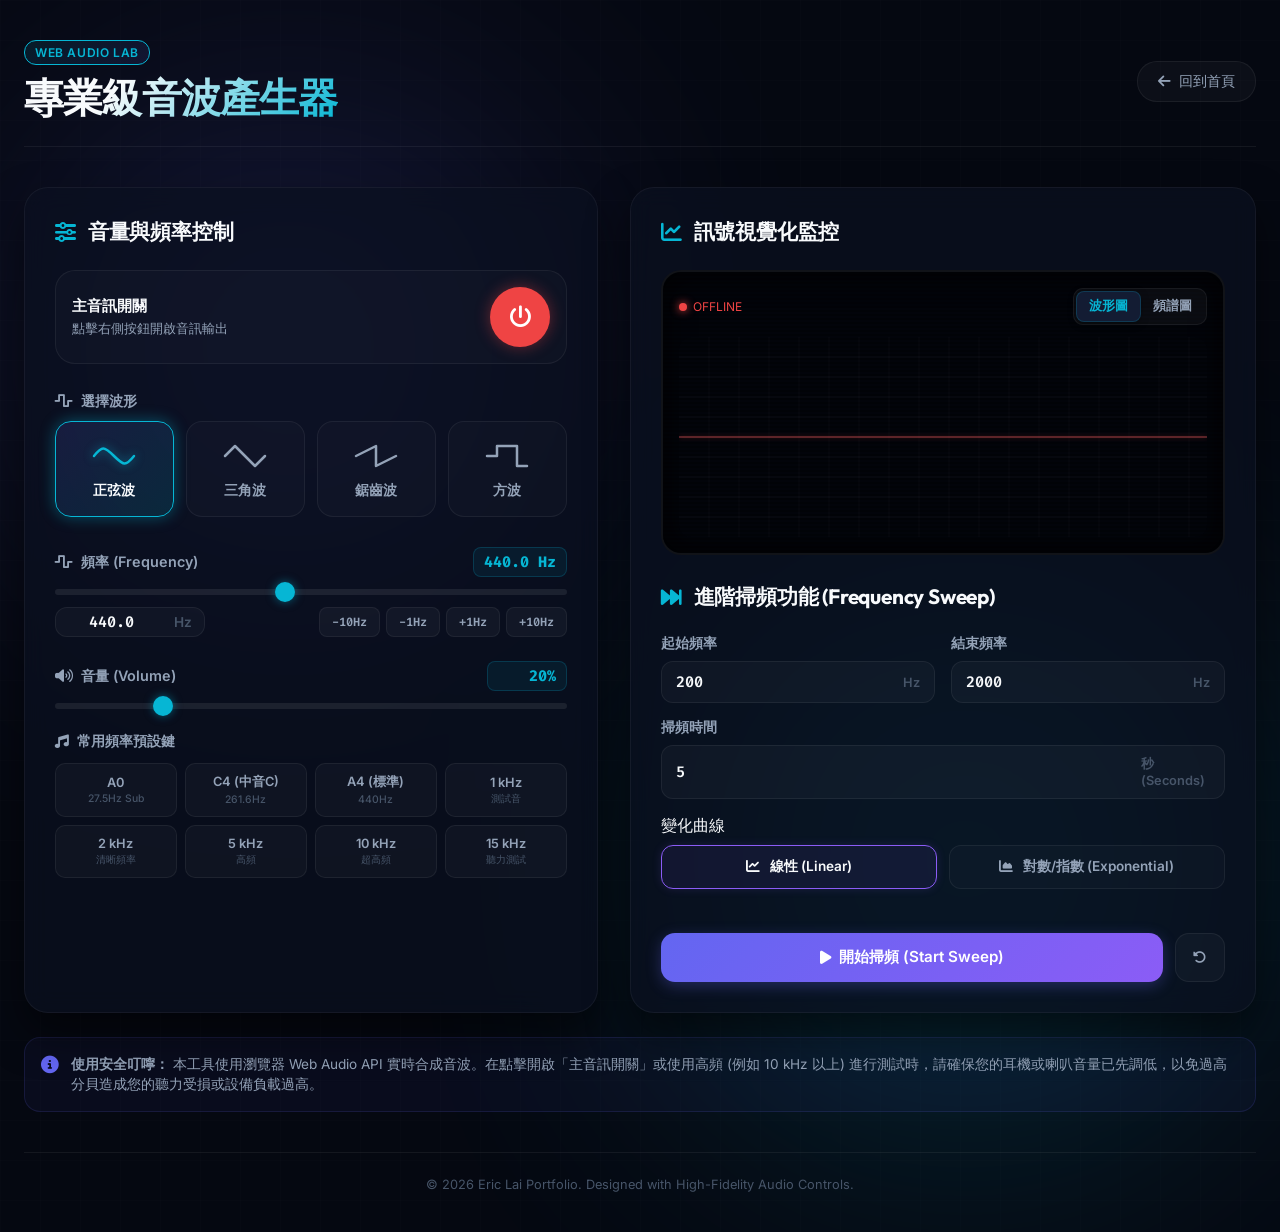
<file: wave.html>
<!DOCTYPE html>
<html lang="zh-TW">
<head>
    <meta charset="UTF-8">
    <meta name="viewport" content="width=device-width, initial-scale=1.0">
    <title>專業級音波產生器 | Waveform Generator</title>
    
    <!-- Google Fonts -->
    <link rel="preconnect" href="https://fonts.googleapis.com">
    <link rel="preconnect" href="https://fonts.gstatic.com" crossorigin>
    <link href="https://fonts.googleapis.com/css2?family=Fira+Code:wght@400;500;700&family=Inter:wght@300;400;500;600;700&family=Outfit:wght@400;500;600;700;850&display=swap" rel="stylesheet">
    
    <!-- FontAwesome for Premium Icons -->
    <link rel="stylesheet" href="https://cdnjs.cloudflare.com/ajax/libs/font-awesome/6.4.0/css/all.min.css">

    <style>
        /* --- CSS Custom Variables & Design Tokens --- */
        :root {
            --bg-primary: #050811;
            --bg-secondary: #0b1120;
            --bg-tertiary: #131c33;
            
            --text-primary: #f8fafc;
            --text-secondary: #94a3b8;
            --text-muted: #475569;
            
            --accent-primary: #6366f1; /* Indigo */
            --accent-primary-rgb: 99, 102, 241;
            --accent-secondary: #06b6d4; /* Cyan */
            --accent-secondary-rgb: 6, 182, 212;
            --accent-tertiary: #8b5cf6; /* Violet */
            --accent-tertiary-rgb: 139, 92, 246;
            
            --border-color: rgba(255, 255, 255, 0.06);
            --border-hover: rgba(255, 255, 255, 0.12);
            
            --glass-bg: rgba(11, 17, 32, 0.7);
            --glass-border: rgba(255, 255, 255, 0.05);
            --glass-shadow: rgba(0, 0, 0, 0.5);
            
            --transition-fast: 0.15s cubic-bezier(0.4, 0, 0.2, 1);
            --transition-normal: 0.3s cubic-bezier(0.4, 0, 0.2, 1);
            --transition-slow: 0.5s cubic-bezier(0.4, 0, 0.2, 1);
            
            --glow-cyan: 0 0 15px rgba(6, 182, 212, 0.4);
            --glow-indigo: 0 0 15px rgba(99, 102, 241, 0.4);
            --glow-violet: 0 0 15px rgba(139, 92, 246, 0.4);
        }

        /* --- Global Reset & Styles --- */
        * {
            margin: 0;
            padding: 0;
            box-sizing: border-box;
            font-family: 'Inter', sans-serif;
            -webkit-font-smoothing: antialiased;
        }

        body {
            background-color: var(--bg-primary);
            color: var(--text-primary);
            min-height: 100vh;
            overflow-x: hidden;
            position: relative;
        }

        /* --- Ambient Background Glows & Grid --- */
        .ambient-grid {
            position: absolute;
            inset: 0;
            background-image: 
                linear-gradient(var(--border-color) 1px, transparent 1px),
                linear-gradient(90deg, var(--border-color) 1px, transparent 1px);
            background-size: 40px 40px;
            opacity: 0.15;
            z-index: 0;
            pointer-events: none;
        }

        .glow-blob {
            position: absolute;
            border-radius: 50%;
            filter: blur(140px);
            z-index: 0;
            pointer-events: none;
            opacity: 0.25;
        }

        .glow-1 {
            top: 10%;
            left: 5%;
            width: 450px;
            height: 450px;
            background-color: var(--accent-primary);
        }

        .glow-2 {
            bottom: 10%;
            right: 5%;
            width: 500px;
            height: 500px;
            background-color: var(--accent-secondary);
        }

        /* --- Main Layout Container --- */
        .app-container {
            position: relative;
            z-index: 1;
            max-width: 1300px;
            margin: 0 auto;
            padding: 40px 24px;
        }

        /* --- Header Styles --- */
        header {
            display: flex;
            justify-content: space-between;
            align-items: center;
            margin-bottom: 40px;
            border-bottom: 1px solid var(--border-color);
            padding-bottom: 24px;
        }

        .header-title-container {
            display: flex;
            flex-direction: column;
        }

        .badge {
            background: linear-gradient(135deg, rgba(6, 182, 212, 0.1) 0%, rgba(99, 102, 241, 0.1) 100%);
            border: 1px solid var(--accent-secondary);
            color: var(--accent-secondary);
            font-size: 0.75rem;
            padding: 4px 10px;
            border-radius: 12px;
            width: fit-content;
            font-weight: 600;
            letter-spacing: 0.05em;
            margin-bottom: 8px;
            text-transform: uppercase;
        }

        h1 {
            font-family: 'Outfit', sans-serif;
            font-size: 2.5rem;
            font-weight: 850;
            line-height: 1.2;
            letter-spacing: -0.02em;
        }

        .gradient-text {
            background: linear-gradient(135deg, var(--text-primary) 30%, var(--accent-secondary) 100%);
            -webkit-background-clip: text;
            -webkit-text-fill-color: transparent;
            background-clip: text;
        }

        .back-btn {
            display: inline-flex;
            align-items: center;
            gap: 8px;
            padding: 10px 20px;
            background: rgba(255, 255, 255, 0.03);
            border: 1px solid var(--border-color);
            border-radius: 20px;
            color: var(--text-secondary);
            font-size: 0.9rem;
            font-weight: 500;
            cursor: pointer;
            text-decoration: none;
            transition: all var(--transition-fast);
        }

        .back-btn:hover {
            color: var(--text-primary);
            border-color: var(--accent-secondary);
            background: rgba(6, 182, 212, 0.05);
            box-shadow: 0 0 15px rgba(6, 182, 212, 0.15);
            transform: translateX(-3px);
        }

        /* --- Main Content Grid --- */
        .generator-grid {
            display: grid;
            grid-template-columns: 1.1fr 1.2fr;
            gap: 32px;
        }

        @media (max-width: 1024px) {
            .generator-grid {
                grid-template-columns: 1fr;
            }
        }

        /* --- Premium Glassmorphic Cards --- */
        .glass-card {
            background: var(--glass-bg);
            border: 1px solid var(--glass-border);
            border-radius: 24px;
            padding: 30px;
            backdrop-filter: blur(12px);
            -webkit-backdrop-filter: blur(12px);
            box-shadow: 0 20px 40px var(--glass-shadow);
            transition: border-color var(--transition-normal);
        }

        .glass-card:hover {
            border-color: rgba(255, 255, 255, 0.08);
        }

        .card-title {
            font-family: 'Outfit', sans-serif;
            font-size: 1.3rem;
            font-weight: 700;
            margin-bottom: 24px;
            display: flex;
            align-items: center;
            gap: 12px;
            color: var(--text-primary);
            letter-spacing: -0.01em;
        }

        .card-title i {
            color: var(--accent-secondary);
        }

        /* --- Main Play/Mute Section --- */
        .power-wrapper {
            display: flex;
            align-items: center;
            justify-content: space-between;
            margin-bottom: 28px;
            padding: 16px;
            background: rgba(255, 255, 255, 0.02);
            border: 1px solid var(--border-color);
            border-radius: 20px;
        }

        .power-info {
            display: flex;
            flex-direction: column;
            gap: 4px;
        }

        .power-label {
            font-size: 0.95rem;
            font-weight: 600;
            color: var(--text-primary);
        }

        .power-sub {
            font-size: 0.8rem;
            color: var(--text-secondary);
        }

        .power-btn {
            width: 60px;
            height: 60px;
            border-radius: 50%;
            border: none;
            background: #ef4444; /* Red default */
            color: white;
            font-size: 1.4rem;
            display: flex;
            align-items: center;
            justify-content: center;
            cursor: pointer;
            box-shadow: 0 0 15px rgba(239, 68, 68, 0.4);
            transition: all var(--transition-normal);
            position: relative;
        }

        .power-btn.active {
            background: #10b981; /* Green active */
            box-shadow: 0 0 25px rgba(16, 185, 129, 0.6);
            transform: scale(1.05);
        }

        .power-btn::after {
            content: '';
            position: absolute;
            inset: -4px;
            border-radius: 50%;
            border: 2px solid transparent;
            transition: all var(--transition-normal);
        }

        .power-btn.active::after {
            border-color: #10b981;
            animation: pulse-ring 2s infinite;
        }

        @keyframes pulse-ring {
            0% { transform: scale(1); opacity: 0.8; }
            70% { transform: scale(1.2); opacity: 0; }
            100% { transform: scale(1); opacity: 0; }
        }

        /* --- Waveform Selector Cards --- */
        .wave-selector {
            display: grid;
            grid-template-columns: repeat(4, 1fr);
            gap: 12px;
            margin-bottom: 30px;
        }

        .wave-card {
            background: rgba(255, 255, 255, 0.02);
            border: 1px solid var(--border-color);
            border-radius: 16px;
            padding: 16px 10px;
            display: flex;
            flex-direction: column;
            align-items: center;
            justify-content: center;
            cursor: pointer;
            transition: all var(--transition-normal);
            user-select: none;
        }

        .wave-card:hover {
            background: rgba(255, 255, 255, 0.05);
            border-color: rgba(255, 255, 255, 0.15);
            transform: translateY(-2px);
        }

        .wave-card.active {
            background: linear-gradient(135deg, rgba(99, 102, 241, 0.15) 0%, rgba(6, 182, 212, 0.15) 100%);
            border-color: var(--accent-secondary);
            box-shadow: var(--glow-cyan);
        }

        .wave-icon-wrapper {
            height: 36px;
            margin-bottom: 8px;
            display: flex;
            align-items: center;
            justify-content: center;
        }

        .wave-card svg {
            width: 44px;
            height: 24px;
            fill: none;
            stroke: var(--text-secondary);
            stroke-width: 2.5;
            stroke-linecap: round;
            stroke-linejoin: round;
            transition: all var(--transition-normal);
        }

        .wave-card.active svg {
            stroke: var(--accent-secondary);
            filter: drop-shadow(0 0 5px rgba(6, 182, 212, 0.6));
            animation: bounce-wave 2s infinite ease-in-out;
        }

        .wave-label {
            font-size: 0.85rem;
            font-weight: 600;
            color: var(--text-secondary);
            transition: color var(--transition-normal);
        }

        .wave-card.active .wave-label {
            color: var(--text-primary);
        }

        @keyframes bounce-wave {
            0%, 100% { transform: translateY(0); }
            50% { transform: translateY(-2px); }
        }

        /* --- Audio Controls Styles (Sliders & Inputs) --- */
        .control-group {
            margin-bottom: 24px;
        }

        .control-header {
            display: flex;
            justify-content: space-between;
            align-items: center;
            margin-bottom: 12px;
        }

        .control-label {
            font-size: 0.9rem;
            font-weight: 600;
            color: var(--text-secondary);
            display: flex;
            align-items: center;
            gap: 8px;
        }

        .control-value-display {
            font-family: 'Fira Code', monospace;
            font-size: 0.95rem;
            font-weight: 700;
            color: var(--accent-secondary);
            background: rgba(6, 182, 212, 0.08);
            padding: 4px 10px;
            border-radius: 8px;
            border: 1px solid rgba(6, 182, 212, 0.2);
            text-align: right;
            min-width: 80px;
        }

        .slider-wrapper {
            position: relative;
            display: flex;
            align-items: center;
            gap: 16px;
        }

        /* Customized Glowing Range Sliders */
        input[type="range"] {
            -webkit-appearance: none;
            appearance: none;
            width: 100%;
            height: 6px;
            background: rgba(255, 255, 255, 0.08);
            border-radius: 3px;
            outline: none;
            transition: background var(--transition-fast);
        }

        input[type="range"]::-webkit-slider-thumb {
            -webkit-appearance: none;
            appearance: none;
            width: 20px;
            height: 20px;
            border-radius: 50%;
            background: var(--accent-secondary);
            box-shadow: 0 0 10px rgba(6, 182, 212, 0.5);
            cursor: pointer;
            transition: transform 0.1s ease, background 0.1s ease;
        }

        input[type="range"]::-webkit-slider-thumb:hover {
            transform: scale(1.2);
            background: var(--text-primary);
        }

        .freq-actions-container {
            display: grid;
            grid-template-columns: 1fr auto;
            gap: 16px;
            margin-top: 12px;
            align-items: center;
        }

        .number-input-wrapper {
            display: flex;
            align-items: center;
            background: rgba(255, 255, 255, 0.03);
            border: 1px solid var(--border-color);
            border-radius: 12px;
            padding: 4px 12px;
            max-width: 150px;
        }

        .number-input-wrapper input {
            background: transparent;
            border: none;
            color: var(--text-primary);
            font-family: 'Fira Code', monospace;
            font-size: 0.95rem;
            font-weight: 600;
            width: 100%;
            outline: none;
            text-align: center;
        }

        .number-input-wrapper span {
            color: var(--text-muted);
            font-size: 0.85rem;
            font-weight: 600;
            margin-left: 4px;
        }

        .fine-tune-buttons {
            display: flex;
            gap: 6px;
        }

        .tune-btn {
            background: rgba(255, 255, 255, 0.04);
            border: 1px solid var(--border-color);
            color: var(--text-secondary);
            padding: 6px 12px;
            border-radius: 8px;
            font-size: 0.75rem;
            font-weight: 600;
            cursor: pointer;
            font-family: 'Fira Code', monospace;
            transition: all var(--transition-fast);
        }

        .tune-btn:hover {
            background: rgba(255, 255, 255, 0.08);
            color: var(--text-primary);
            border-color: var(--text-secondary);
        }

        /* --- Quick Presets Panel --- */
        .presets-title {
            font-size: 0.85rem;
            font-weight: 600;
            color: var(--text-secondary);
            margin-top: 24px;
            margin-bottom: 12px;
            display: flex;
            align-items: center;
            gap: 8px;
        }

        .presets-grid {
            display: grid;
            grid-template-columns: repeat(4, 1fr);
            gap: 8px;
        }

        .preset-btn {
            background: rgba(255, 255, 255, 0.03);
            border: 1px solid var(--border-color);
            color: var(--text-secondary);
            padding: 10px 4px;
            border-radius: 10px;
            font-size: 0.8rem;
            font-weight: 600;
            cursor: pointer;
            text-align: center;
            transition: all var(--transition-fast);
        }

        .preset-btn:hover {
            background: rgba(99, 102, 241, 0.08);
            border-color: var(--accent-primary);
            color: var(--text-primary);
        }

        .preset-desc {
            display: block;
            font-size: 0.65rem;
            color: var(--text-muted);
            font-weight: 500;
            margin-top: 2px;
        }

        /* --- Visualizer Screen (Oscilloscope) --- */
        .visualizer-screen-container {
            background: #02040a;
            border: 2px solid var(--border-color);
            border-radius: 20px;
            padding: 16px;
            margin-bottom: 28px;
            position: relative;
            box-shadow: inset 0 0 30px rgba(0, 0, 0, 0.9);
            overflow: hidden;
        }

        .visualizer-screen-container::after {
            content: '';
            position: absolute;
            inset: 0;
            background: linear-gradient(rgba(18, 16, 16, 0) 50%, rgba(0, 0, 0, 0.25) 50%);
            background-size: 100% 4px;
            z-index: 2;
            pointer-events: none;
        }

        .visualizer-header {
            display: flex;
            justify-content: space-between;
            align-items: center;
            margin-bottom: 12px;
            position: relative;
            z-index: 3;
        }

        .screen-badge {
            font-family: 'Fira Code', monospace;
            font-size: 0.75rem;
            color: #22c55e;
            display: flex;
            align-items: center;
            gap: 6px;
            text-transform: uppercase;
        }

        .screen-badge .indicator-dot {
            width: 8px;
            height: 8px;
            border-radius: 50%;
            background-color: #22c55e;
            box-shadow: 0 0 8px #22c55e;
        }

        .screen-badge.inactive .indicator-dot {
            background-color: #ef4444;
            box-shadow: 0 0 8px #ef4444;
        }

        .screen-badge.inactive {
            color: #ef4444;
        }

        .visualizer-selector {
            display: flex;
            background: rgba(255, 255, 255, 0.04);
            border: 1px solid var(--border-color);
            border-radius: 10px;
            padding: 2px;
        }

        .viz-toggle-btn {
            background: transparent;
            border: none;
            color: var(--text-secondary);
            padding: 6px 12px;
            border-radius: 8px;
            font-size: 0.8rem;
            font-weight: 600;
            cursor: pointer;
            transition: all var(--transition-fast);
        }

        .viz-toggle-btn.active {
            background: var(--bg-tertiary);
            color: var(--accent-secondary);
            border: 1px solid rgba(6, 182, 212, 0.2);
            box-shadow: 0 2px 8px rgba(0, 0, 0, 0.3);
        }

        canvas {
            display: block;
            width: 100%;
            height: 200px;
            background: #02040a;
            position: relative;
            z-index: 1;
            border-radius: 12px;
        }

        /* --- Advanced Sweep Controller Panel --- */
        .sweep-form {
            display: grid;
            grid-template-columns: repeat(2, 1fr);
            gap: 16px;
            margin-bottom: 24px;
        }

        .sweep-input-group {
            display: flex;
            flex-direction: column;
            gap: 8px;
        }

        .sweep-input-group label {
            font-size: 0.85rem;
            font-weight: 600;
            color: var(--text-secondary);
        }

        .sweep-input-wrapper {
            display: flex;
            align-items: center;
            background: rgba(255, 255, 255, 0.03);
            border: 1px solid var(--border-color);
            border-radius: 12px;
            padding: 10px 14px;
            transition: border-color var(--transition-fast);
        }

        .sweep-input-wrapper:focus-within {
            border-color: var(--accent-primary);
        }

        .sweep-input-wrapper input {
            background: transparent;
            border: none;
            color: var(--text-primary);
            font-family: 'Fira Code', monospace;
            font-size: 0.95rem;
            font-weight: 600;
            width: 100%;
            outline: none;
        }

        .sweep-input-wrapper span {
            color: var(--text-muted);
            font-size: 0.8rem;
            font-weight: 600;
            margin-left: 6px;
        }

        .sweep-curve-selector {
            grid-column: span 2;
            display: flex;
            flex-direction: column;
            gap: 8px;
        }

        .curve-cards {
            display: grid;
            grid-template-columns: repeat(2, 1fr);
            gap: 12px;
        }

        .curve-card {
            background: rgba(255, 255, 255, 0.02);
            border: 1px solid var(--border-color);
            border-radius: 12px;
            padding: 12px;
            display: flex;
            align-items: center;
            justify-content: center;
            gap: 10px;
            cursor: pointer;
            transition: all var(--transition-fast);
            font-size: 0.85rem;
            font-weight: 600;
            color: var(--text-secondary);
        }

        .curve-card:hover {
            background: rgba(255, 255, 255, 0.04);
            border-color: rgba(255, 255, 255, 0.12);
        }

        .curve-card.active {
            background: rgba(139, 92, 246, 0.08);
            border-color: var(--accent-tertiary);
            color: var(--text-primary);
            box-shadow: 0 0 10px rgba(139, 92, 246, 0.15);
        }

        /* --- Sweep Progress Visualizer --- */
        .sweep-progress-container {
            margin-bottom: 24px;
            background: rgba(255, 255, 255, 0.02);
            border: 1px solid var(--border-color);
            border-radius: 16px;
            padding: 16px;
            display: none; /* Only show when sweeping */
        }

        .sweep-progress-header {
            display: flex;
            justify-content: space-between;
            font-size: 0.8rem;
            color: var(--text-secondary);
            margin-bottom: 8px;
        }

        .sweep-progress-header span:last-child {
            font-family: 'Fira Code', monospace;
            color: var(--accent-tertiary);
            font-weight: 700;
        }

        .progress-track {
            height: 6px;
            background: rgba(255, 255, 255, 0.05);
            border-radius: 3px;
            overflow: hidden;
        }

        .progress-bar {
            height: 100%;
            width: 0%;
            background: linear-gradient(90deg, var(--accent-primary) 0%, var(--accent-tertiary) 100%);
            box-shadow: var(--glow-violet);
            transition: width 0.1s linear;
        }

        /* --- Sweep Control Buttons --- */
        .sweep-actions {
            display: grid;
            grid-template-columns: 1fr auto;
            gap: 12px;
        }

        .sweep-btn {
            background: linear-gradient(135deg, var(--accent-primary) 0%, var(--accent-tertiary) 100%);
            border: none;
            border-radius: 14px;
            color: white;
            padding: 14px 20px;
            font-size: 0.95rem;
            font-weight: 600;
            display: flex;
            align-items: center;
            justify-content: center;
            gap: 8px;
            cursor: pointer;
            box-shadow: 0 4px 15px rgba(var(--accent-primary-rgb), 0.3);
            transition: all var(--transition-normal);
        }

        .sweep-btn:hover {
            transform: translateY(-2px);
            box-shadow: 0 8px 20px rgba(var(--accent-primary-rgb), 0.45);
        }

        .sweep-btn:active {
            transform: translateY(0);
        }

        .sweep-btn.sweeping {
            background: #ef4444;
            box-shadow: 0 4px 15px rgba(239, 68, 68, 0.3);
        }

        .reset-btn {
            background: rgba(255, 255, 255, 0.03);
            border: 1px solid var(--border-color);
            color: var(--text-secondary);
            width: 50px;
            border-radius: 14px;
            display: flex;
            align-items: center;
            justify-content: center;
            cursor: pointer;
            transition: all var(--transition-fast);
        }

        .reset-btn:hover {
            background: rgba(255, 255, 255, 0.08);
            color: var(--text-primary);
            border-color: var(--text-secondary);
        }

        /* --- Footer Info Elements --- */
        footer {
            margin-top: 40px;
            text-align: center;
            font-size: 0.8rem;
            color: var(--text-muted);
            border-top: 1px solid var(--border-color);
            padding-top: 24px;
        }

        /* Help Info Tooltip Banner */
        .info-banner {
            display: flex;
            align-items: flex-start;
            gap: 12px;
            background: rgba(99, 102, 241, 0.05);
            border: 1px solid rgba(99, 102, 241, 0.15);
            padding: 16px;
            border-radius: 16px;
            margin-top: 24px;
            font-size: 0.85rem;
            color: var(--text-secondary);
            line-height: 1.5;
        }

        .info-banner i {
            color: var(--accent-primary);
            font-size: 1.1rem;
            margin-top: 2px;
        }
    </style>
</head>
<body>

    <div class="ambient-grid"></div>
    <div class="glow-blob glow-1"></div>
    <div class="glow-blob glow-2"></div>

    <div class="app-container">
        
        <!-- Header -->
        <header>
            <div class="header-title-container">
                <span class="badge">Web Audio Lab</span>
                <h1><span class="gradient-text">專業級音波產生器</span></h1>
            </div>
            <a href="index.html" class="back-btn">
                <i class="fa-solid fa-arrow-left"></i> 回到首頁
            </a>
        </header>

        <!-- Main Layout Grid -->
        <div class="generator-grid">
            
            <!-- Left Column: Controls Card -->
            <div class="glass-card">
                <div class="card-title">
                    <i class="fa-solid fa-sliders"></i> 音量與頻率控制
                </div>

                <!-- Main Power Switch -->
                <div class="power-wrapper">
                    <div class="power-info">
                        <span class="power-label">主音訊開關</span>
                        <span class="power-sub" id="power-sub-text">點擊右側按鈕開啟音訊輸出</span>
                    </div>
                    <button id="btn-power" class="power-btn" aria-label="Toggle Power">
                        <i class="fa-solid fa-power-off"></i>
                    </button>
                </div>

                <!-- Waveform Selectors -->
                <div class="control-group">
                    <span class="control-label"><i class="fa-solid fa-wave-square"></i> 選擇波形</span>
                    <div class="wave-selector" style="margin-top: 10px;">
                        <!-- Sine -->
                        <div class="wave-card active" data-wave="sine">
                            <div class="wave-icon-wrapper">
                                <svg viewBox="0 0 44 24">
                                    <path d="M2 12 C 10 2, 12 2, 22 12 S 34 22, 42 12" />
                                </svg>
                            </div>
                            <span class="wave-label">正弦波</span>
                        </div>
                        <!-- Triangle -->
                        <div class="wave-card" data-wave="triangle">
                            <div class="wave-icon-wrapper">
                                <svg viewBox="0 0 44 24">
                                    <path d="M2 12 L 12 2 L 32 22 L 42 12" />
                                </svg>
                            </div>
                            <span class="wave-label">三角波</span>
                        </div>
                        <!-- Sawtooth -->
                        <div class="wave-card" data-wave="sawtooth">
                            <div class="wave-icon-wrapper">
                                <svg viewBox="0 0 44 24">
                                    <path d="M2 12 L 22 2 L 22 22 L 42 12" />
                                </svg>
                            </div>
                            <span class="wave-label">鋸齒波</span>
                        </div>
                        <!-- Square -->
                        <div class="wave-card" data-wave="square">
                            <div class="wave-icon-wrapper">
                                <svg viewBox="0 0 44 24">
                                    <path d="M2 12 L 12 12 L 12 2 L 32 2 L 32 22 L 42 22" />
                                </svg>
                            </div>
                            <span class="wave-label">方波</span>
                        </div>
                    </div>
                </div>

                <!-- Frequency Controller -->
                <div class="control-group">
                    <div class="control-header">
                        <span class="control-label"><i class="fa-solid fa-wave-square"></i> 頻率 (Frequency)</span>
                        <span class="control-value-display" id="freq-val">440.0 Hz</span>
                    </div>
                    <div class="slider-wrapper">
                        <input type="range" id="slider-freq" min="0" max="1000" step="1" value="447">
                    </div>
                    <div class="freq-actions-container">
                        <div class="number-input-wrapper">
                            <input type="number" id="input-freq" min="20" max="20000" value="440" step="0.1">
                            <span>Hz</span>
                        </div>
                        <div class="fine-tune-buttons">
                            <button class="tune-btn" data-tune="-10">-10Hz</button>
                            <button class="tune-btn" data-tune="-1">-1Hz</button>
                            <button class="tune-btn" data-tune="1">+1Hz</button>
                            <button class="tune-btn" data-tune="10">+10Hz</button>
                        </div>
                    </div>
                </div>

                <!-- Volume / Gain Controller -->
                <div class="control-group">
                    <div class="control-header">
                        <span class="control-label"><i class="fa-solid fa-volume-high"></i> 音量 (Volume)</span>
                        <span class="control-value-display" id="volume-val">20%</span>
                    </div>
                    <div class="slider-wrapper">
                        <input type="range" id="slider-volume" min="0" max="100" step="1" value="20">
                    </div>
                </div>

                <!-- Common Frequencies Presets -->
                <span class="presets-title"><i class="fa-solid fa-music"></i> 常用頻率預設鍵</span>
                <div class="presets-grid">
                    <button class="preset-btn" data-freq="27.5">
                        A0
                        <span class="preset-desc">27.5Hz Sub</span>
                    </button>
                    <button class="preset-btn" data-freq="261.63">
                        C4 (中音C)
                        <span class="preset-desc">261.6Hz</span>
                    </button>
                    <button class="preset-btn" data-freq="440">
                        A4 (標準)
                        <span class="preset-desc">440Hz</span>
                    </button>
                    <button class="preset-btn" data-freq="1000">
                        1 kHz
                        <span class="preset-desc">測試音</span>
                    </button>
                    <button class="preset-btn" data-freq="2000">
                        2 kHz
                        <span class="preset-desc">清晰頻率</span>
                    </button>
                    <button class="preset-btn" data-freq="5000">
                        5 kHz
                        <span class="preset-desc">高頻</span>
                    </button>
                    <button class="preset-btn" data-freq="10000">
                        10 kHz
                        <span class="preset-desc">超高頻</span>
                    </button>
                    <button class="preset-btn" data-freq="15000">
                        15 kHz
                        <span class="preset-desc">聽力測試</span>
                    </button>
                </div>
            </div>

            <!-- Right Column: Visualizer Screen & Advanced Sweep Card -->
            <div class="glass-card" style="display: flex; flex-direction: column; justify-content: space-between;">
                <div>
                    <div class="card-title">
                        <i class="fa-solid fa-chart-line"></i> 訊號視覺化監控
                    </div>

                    <!-- Visualizer Canvas Container -->
                    <div class="visualizer-screen-container">
                        <div class="visualizer-header">
                            <div class="screen-badge inactive" id="screen-status">
                                <span class="indicator-dot"></span>
                                <span id="screen-status-text">OFFLINE</span>
                            </div>
                            <div class="visualizer-selector">
                                <button class="viz-toggle-btn active" data-mode="oscilloscope">波形圖</button>
                                <button class="viz-toggle-btn" data-mode="spectrum">頻譜圖</button>
                            </div>
                        </div>
                        <canvas id="canvas-visualizer"></canvas>
                    </div>

                    <div class="card-title" style="margin-top: 10px;">
                        <i class="fa-solid fa-forward-fast"></i> 進階掃頻功能 (Frequency Sweep)
                    </div>

                    <!-- Sweep Configuration Forms -->
                    <div class="sweep-form">
                        <div class="sweep-input-group">
                            <label for="sweep-start">起始頻率</label>
                            <div class="sweep-input-wrapper">
                                <input type="number" id="sweep-start" min="20" max="20000" value="200">
                                <span>Hz</span>
                            </div>
                        </div>
                        <div class="sweep-input-group">
                            <label for="sweep-end">結束頻率</label>
                            <div class="sweep-input-wrapper">
                                <input type="number" id="sweep-end" min="20" max="20000" value="2000">
                                <span>Hz</span>
                            </div>
                        </div>
                        <div class="sweep-input-group" style="grid-column: span 2;">
                            <label for="sweep-duration">掃頻時間</label>
                            <div class="sweep-input-wrapper">
                                <input type="number" id="sweep-duration" min="0.5" max="60" value="5" step="0.5">
                                <span>秒 (Seconds)</span>
                            </div>
                        </div>
                        <div class="sweep-curve-selector">
                            <label>變化曲線</label>
                            <div class="curve-cards">
                                <div class="curve-card active" data-curve="linear">
                                    <i class="fa-solid fa-chart-line"></i> 線性 (Linear)
                                </div>
                                <div class="curve-card" data-curve="exponential">
                                    <i class="fa-solid fa-chart-area"></i> 對數/指數 (Exponential)
                                </div>
                            </div>
                        </div>
                    </div>

                    <!-- Sweep Progress (Visible while active) -->
                    <div class="sweep-progress-container" id="sweep-progress-panel">
                        <div class="sweep-progress-header">
                            <span>掃頻進行中...</span>
                            <span id="sweep-current-freq">0.0 Hz</span>
                        </div>
                        <div class="progress-track">
                            <div class="progress-bar" id="sweep-progress-bar"></div>
                        </div>
                    </div>
                </div>

                <!-- Sweep Action Buttons -->
                <div class="sweep-actions" style="margin-top: 20px;">
                    <button class="sweep-btn" id="btn-sweep">
                        <i class="fa-solid fa-play"></i> 開始掃頻 (Start Sweep)
                    </button>
                    <button class="reset-btn" id="btn-sweep-reset" title="重設掃頻參數">
                        <i class="fa-solid fa-rotate-left"></i>
                    </button>
                </div>
            </div>

        </div>

        <!-- Safety Notice Info Banner -->
        <div class="info-banner">
            <i class="fa-solid fa-circle-info"></i>
            <div>
                <strong>使用安全叮嚀：</strong>
                本工具使用瀏覽器 Web Audio API 實時合成音波。在點擊開啟「主音訊開關」或使用高頻 (例如 10 kHz 以上) 進行測試時，請確保您的耳機或喇叭音量已先調低，以免過高分貝造成您的聽力受損或設備負載過高。
            </div>
        </div>

        <!-- Footer -->
        <footer>
            <p>&copy; 2026 Eric Lai Portfolio. Designed with High-Fidelity Audio Controls.</p>
        </footer>

    </div>

    <!-- Interactive Scripting -->
    <script>
        // --- State Management Variables ---
        let audioCtx = null;
        let oscillator = null;
        let gainNode = null;
        let analyser = null;
        
        let isPlaying = false;
        let currentWaveform = 'sine';
        let currentFrequency = 440; // Hz
        let currentVolume = 20; // 0 - 100

        // Sweep variables
        let isSweeping = false;
        let sweepStartTime = 0;
        let sweepDuration = 5; // seconds
        let sweepStartFreq = 200;
        let sweepEndFreq = 2000;
        let sweepCurve = 'linear'; // 'linear' or 'exponential'
        let sweepInterval = null;
        let sweepProgressTimer = null;

        // UI View Variables
        let visualizerMode = 'oscilloscope'; // 'oscilloscope' or 'spectrum'

        // --- DOM Elements Query ---
        const btnPower = document.getElementById('btn-power');
        const powerSubText = document.getElementById('power-sub-text');
        const waveCards = document.querySelectorAll('.wave-card');
        
        const sliderFreq = document.getElementById('slider-freq');
        const inputFreq = document.getElementById('input-freq');
        const freqValDisplay = document.getElementById('freq-val');
        const tuneButtons = document.querySelectorAll('.tune-btn');
        
        const sliderVolume = document.getElementById('slider-volume');
        const volumeValDisplay = document.getElementById('volume-val');
        
        const presetButtons = document.querySelectorAll('.preset-btn');
        
        const canvas = document.getElementById('canvas-visualizer');
        const canvasCtx = canvas.getContext('2d');
        const screenStatus = document.getElementById('screen-status');
        const screenStatusText = document.getElementById('screen-status-text');
        const vizToggleButtons = document.querySelectorAll('.viz-toggle-btn');
        
        const inputSweepStart = document.getElementById('sweep-start');
        const inputSweepEnd = document.getElementById('sweep-end');
        const inputSweepDuration = document.getElementById('sweep-duration');
        const curveCards = document.querySelectorAll('.curve-card');
        const btnSweep = document.getElementById('btn-sweep');
        const btnSweepReset = document.getElementById('btn-sweep-reset');
        
        const sweepProgressPanel = document.getElementById('sweep-progress-panel');
        const sweepCurrentFreqDisplay = document.getElementById('sweep-current-freq');
        const sweepProgressBar = document.getElementById('sweep-progress-bar');

        // --- Web Audio Initialization & Control ---
        function initAudio() {
            if (audioCtx) return;
            
            // Standard AudioContext initialization (handling iOS/Safari compatibility)
            const AudioContextClass = window.AudioContext || window.webkitAudioContext;
            audioCtx = new AudioContextClass();
            
            // Create audio nodes
            gainNode = audioCtx.createGain();
            analyser = audioCtx.createAnalyser();
            
            // Configure Analyser
            analyser.fftSize = 2048;
            
            // Link Nodes: Gain -> Analyser -> Destination
            gainNode.connect(analyser);
            analyser.connect(audioCtx.destination);
            
            // Set initial volume
            setAudioVolume(currentVolume);
        }

        function startTone() {
            if (isPlaying) return;
            
            initAudio();
            
            // If context is suspended (browser autoplay policy), resume it
            if (audioCtx.state === 'suspended') {
                audioCtx.resume();
            }
            
            // Create a brand new Oscillator node (Web Audio Oscillators are disposable nodes)
            oscillator = audioCtx.createOscillator();
            oscillator.type = currentWaveform;
            
            // Set initial frequency securely with linear ramp to avoid popping
            oscillator.frequency.setValueAtTime(currentFrequency, audioCtx.currentTime);
            
            // Link Oscillator to Gain Node
            oscillator.connect(gainNode);
            
            // Smoothly ramp up the gain from 0 to target volume when initiating
            const targetGain = currentVolume / 100;
            gainNode.gain.setValueAtTime(0, audioCtx.currentTime);
            gainNode.gain.linearRampToValueAtTime(targetGain, audioCtx.currentTime + 0.03);
            
            oscillator.start();
            isPlaying = true;
            
            // Update UI statuses
            updatePowerUI(true);
            drawVisualizer();
        }

        function stopTone() {
            if (!isPlaying || !oscillator) return;
            
            // Smoothly ramp down gain to 0 in 30ms to prevent popping clicks
            gainNode.gain.setValueAtTime(gainNode.gain.value, audioCtx.currentTime);
            gainNode.gain.linearRampToValueAtTime(0.0001, audioCtx.currentTime + 0.03);
            
            // Stop and destroy the oscillator after the ramp finishes
            const tempOsc = oscillator;
            setTimeout(() => {
                try {
                    tempOsc.stop();
                    tempOsc.disconnect();
                } catch(e) {}
            }, 30);
            
            oscillator = null;
            isPlaying = false;
            
            updatePowerUI(false);
        }

        function togglePower() {
            // If currently sweeping, cancel the sweep first
            if (isSweeping) {
                stopSweep();
            }
            
            if (isPlaying) {
                stopTone();
            } else {
                startTone();
            }
        }

        function updatePowerUI(active) {
            if (active) {
                btnPower.classList.add('active');
                powerSubText.textContent = "音訊輸出中 | 正以實時波形傳輸";
                screenStatus.classList.remove('inactive');
                screenStatusText.textContent = "LIVE DATA";
            } else {
                btnPower.classList.remove('active');
                powerSubText.textContent = "音訊已靜音 | 點擊右側按鈕開啟";
                screenStatus.classList.add('inactive');
                screenStatusText.textContent = "OFFLINE";
            }
        }

        // --- Value Update Handlers ---

        function setWaveform(type) {
            currentWaveform = type;
            if (oscillator) {
                oscillator.type = type;
            }
            
            // Update UI Selector Cards
            waveCards.forEach(card => {
                if (card.dataset.wave === type) {
                    card.classList.add('active');
                } else {
                    card.classList.remove('active');
                }
            });
        }

        // Exponential mapping for smooth frequency slider transitions
        // Translates position (0-1000) to exponential frequency (20Hz - 20,000Hz)
        function frequencySliderToVal(pos) {
            const minFreq = 20;
            const maxFreq = 20000;
            // Calculate exponentially
            return minFreq * Math.pow(maxFreq / minFreq, pos / 1000);
        }

        function frequencyValToSlider(val) {
            const minFreq = 20;
            const maxFreq = 20000;
            return (Math.log(val / minFreq) / Math.log(maxFreq / minFreq)) * 1000;
        }

        function setFrequency(hz, updateSlider = true, updateInput = true) {
            // Keep frequency securely bounded between 20 and 20000 Hz
            hz = Math.max(20, Math.min(20000, parseFloat(hz)));
            currentFrequency = hz;
            
            // If oscillator is running, update its parameter smoothly
            if (oscillator && !isSweeping) {
                oscillator.frequency.setTargetAtTime(hz, audioCtx.currentTime, 0.015);
            }
            
            // Update UI indicators
            freqValDisplay.textContent = hz.toFixed(1) + " Hz";
            
            if (updateSlider) {
                sliderFreq.value = frequencyValToSlider(hz);
            }
            if (updateInput) {
                inputFreq.value = hz.toFixed(1);
            }
        }

        function setAudioVolume(pct) {
            currentVolume = parseInt(pct);
            const displayPct = currentVolume + "%";
            volumeValDisplay.textContent = displayPct;
            
            if (gainNode && isPlaying && !isSweeping) {
                const targetGain = currentVolume / 100;
                // Smooth target ramp to prevent volume changes from clicking
                gainNode.gain.setTargetAtTime(targetGain, audioCtx.currentTime, 0.015);
            }
        }

        // --- Live Oscilloscope / Spectrum Visualizer Engine ---
        function drawVisualizer() {
            if (!isPlaying || !analyser) {
                // Draw flat line when offline
                drawOfflineVisualizer();
                return;
            }
            
            const bufferLength = analyser.frequencyBinCount;
            const dataArray = new Uint8Array(bufferLength);
            
            const width = canvas.width;
            const height = canvas.height;
            
            // Request next frame recursively
            requestAnimationFrame(drawVisualizer);
            
            // Handle Oscilloscope (Time Domain)
            if (visualizerMode === 'oscilloscope') {
                analyser.getByteTimeDomainData(dataArray);
                
                canvasCtx.fillStyle = '#02040a';
                canvasCtx.fillRect(0, 0, width, height);
                
                // Draw neon grids in background
                drawScreenGrid();
                
                // Draw Waveform Line
                canvasCtx.lineWidth = 3;
                
                // Glowing cyan gradient for oscilloscope lines
                const strokeGlow = canvasCtx.createLinearGradient(0, 0, width, 0);
                strokeGlow.addColorStop(0, '#6366f1');
                strokeGlow.addColorStop(0.5, '#06b6d4');
                strokeGlow.addColorStop(1, '#8b5cf6');
                
                canvasCtx.strokeStyle = strokeGlow;
                canvasCtx.shadowBlur = 8;
                canvasCtx.shadowColor = '#06b6d4';
                
                canvasCtx.beginPath();
                
                const sliceWidth = width / bufferLength;
                let x = 0;
                
                for (let i = 0; i < bufferLength; i++) {
                    const v = dataArray[i] / 128.0; // Normalized
                    const y = v * (height / 2);
                    
                    if (i === 0) {
                        canvasCtx.moveTo(x, y);
                    } else {
                        canvasCtx.lineTo(x, y);
                    }
                    
                    x += sliceWidth;
                }
                
                canvasCtx.lineTo(width, height / 2);
                canvasCtx.stroke();
                canvasCtx.shadowBlur = 0; // Reset shadow for efficiency
                
            } else {
                // Handle Spectrum Analyser (Frequency Domain)
                analyser.getByteFrequencyData(dataArray);
                
                canvasCtx.fillStyle = '#02040a';
                canvasCtx.fillRect(0, 0, width, height);
                
                // Draw grids
                drawScreenGrid();
                
                const barWidth = (width / bufferLength) * 2.5;
                let barHeight;
                let x = 0;
                
                for (let i = 0; i < bufferLength; i++) {
                    barHeight = dataArray[i] / 1.5;
                    
                    if (barHeight > 0) {
                        const y = height - barHeight;
                        
                        // Beautiful purple-to-cyan spectrum bars
                        canvasCtx.fillStyle = `hsla(${200 + (i * 0.5)}, 90%, 55%, 0.85)`;
                        canvasCtx.fillRect(x, y, barWidth - 1, barHeight);
                    }
                    
                    x += barWidth;
                    if (x > width) break;
                }
            }
        }

        function drawScreenGrid() {
            const width = canvas.width;
            const height = canvas.height;
            
            canvasCtx.strokeStyle = 'rgba(255, 255, 255, 0.03)';
            canvasCtx.lineWidth = 1;
            
            // Draw horizontal grid lines
            for (let y = 20; y < height; y += 20) {
                canvasCtx.beginPath();
                canvasCtx.moveTo(0, y);
                canvasCtx.lineTo(width, y);
                canvasCtx.stroke();
            }
            
            // Draw vertical grid lines
            for (let x = 30; x < width; x += 30) {
                canvasCtx.beginPath();
                canvasCtx.moveTo(x, 0);
                canvasCtx.lineTo(x, height);
                canvasCtx.stroke();
            }
            
            // Center horizontal line
            canvasCtx.strokeStyle = 'rgba(6, 182, 212, 0.08)';
            canvasCtx.lineWidth = 1.5;
            canvasCtx.beginPath();
            canvasCtx.moveTo(0, height / 2);
            canvasCtx.lineTo(width, height / 2);
            canvasCtx.stroke();
        }

        function drawOfflineVisualizer() {
            const width = canvas.width;
            const height = canvas.height;
            
            canvasCtx.fillStyle = '#02040a';
            canvasCtx.fillRect(0, 0, width, height);
            
            drawScreenGrid();
            
            // Flat green/cyan line
            canvasCtx.lineWidth = 2;
            canvasCtx.strokeStyle = 'rgba(239, 68, 68, 0.3)'; // Red offline line
            canvasCtx.shadowBlur = 4;
            canvasCtx.shadowColor = '#ef4444';
            
            canvasCtx.beginPath();
            canvasCtx.moveTo(0, height / 2);
            canvasCtx.lineTo(width, height / 2);
            canvasCtx.stroke();
            canvasCtx.shadowBlur = 0;
        }

        // Make canvas sharp on high DPI screens
        function resizeCanvas() {
            const rect = canvas.getBoundingClientRect();
            canvas.width = rect.width;
            canvas.height = 200; // Fixed canvas height
            
            // If offline, refresh placeholder line
            if (!isPlaying) {
                drawOfflineVisualizer();
            }
        }

        // --- Advanced Sweep System ---

        function startSweep() {
            if (isSweeping) return;
            
            // Retrieve latest sweep forms parameters
            sweepStartFreq = Math.max(20, Math.min(20000, parseFloat(inputSweepStart.value)));
            sweepEndFreq = Math.max(20, Math.min(20000, parseFloat(inputSweepEnd.value)));
            sweepDuration = Math.max(0.5, Math.min(60, parseFloat(inputSweepDuration.value)));
            
            initAudio();
            
            if (audioCtx.state === 'suspended') {
                audioCtx.resume();
            }
            
            // Cancel current tone if running
            if (isPlaying && oscillator) {
                try {
                    oscillator.stop();
                    oscillator.disconnect();
                } catch(e) {}
                oscillator = null;
            }
            
            // Set up Sweep Tone oscillator
            oscillator = audioCtx.createOscillator();
            oscillator.type = currentWaveform;
            oscillator.connect(gainNode);
            
            const now = audioCtx.currentTime;
            
            // Set initial volume smoothly
            const targetGain = currentVolume / 100;
            gainNode.gain.setValueAtTime(0, now);
            gainNode.gain.linearRampToValueAtTime(targetGain, now + 0.05);
            
            // Configure sweep curve frequencies in AudioParam thread
            oscillator.frequency.setValueAtTime(sweepStartFreq, now);
            
            if (sweepCurve === 'exponential') {
                // Exponential ramp requires non-zero value and matching signs
                oscillator.frequency.exponentialRampToValueAtTime(sweepEndFreq, now + sweepDuration);
            } else {
                oscillator.frequency.linearRampToValueAtTime(sweepEndFreq, now + sweepDuration);
            }
            
            oscillator.start(now);
            isPlaying = true;
            isSweeping = true;
            sweepStartTime = Date.now();
            
            // Display Progress and Controls
            sweepProgressPanel.style.display = 'block';
            btnSweep.innerHTML = '<i class="fa-solid fa-square-full" style="font-size: 0.8rem;"></i> 停止掃頻 (Stop Sweep)';
            btnSweep.classList.add('sweeping');
            updatePowerUI(true);
            
            // Trigger visuals
            drawVisualizer();
            
            // Start UI visual polling loop (for accurate frequency status text and slider synchronization)
            updateSweepVisuals();
        }

        function stopSweep() {
            if (!isSweeping) return;
            
            // Clear animations
            cancelAnimationFrame(sweepProgressTimer);
            
            // Stop sound
            if (oscillator) {
                try {
                    oscillator.stop();
                    oscillator.disconnect();
                } catch(e) {}
                oscillator = null;
            }
            
            isPlaying = false;
            isSweeping = false;
            
            // Restore Controls UI
            sweepProgressPanel.style.display = 'none';
            btnSweep.innerHTML = '<i class="fa-solid fa-play"></i> 開始掃頻 (Start Sweep)';
            btnSweep.classList.remove('sweeping');
            
            // Set frequency to the landing/end frequency of the sweep
            setFrequency(sweepEndFreq);
            updatePowerUI(false);
        }

        function updateSweepVisuals() {
            if (!isSweeping) return;
            
            const elapsed = (Date.now() - sweepStartTime) / 1000;
            const pct = Math.min(100, (elapsed / sweepDuration) * 100);
            
            // Update Progress bar width
            sweepProgressBar.style.width = pct + "%";
            
            // Calculate current frequency on-the-fly for screen indicators
            let currentSweptFreq = sweepStartFreq;
            if (sweepCurve === 'exponential') {
                const ratio = elapsed / sweepDuration;
                currentSweptFreq = sweepStartFreq * Math.pow((sweepEndFreq / sweepStartFreq), ratio);
            } else {
                currentSweptFreq = sweepStartFreq + (sweepEndFreq - sweepStartFreq) * (elapsed / sweepDuration);
            }
            
            // Clamp and display current pitch
            currentSweptFreq = Math.max(Math.min(currentSweptFreq, 20000), 20);
            sweepCurrentFreqDisplay.textContent = currentSweptFreq.toFixed(1) + " Hz";
            setFrequency(currentSweptFreq, true, true);
            
            if (elapsed >= sweepDuration) {
                // Sweep completed successfully
                setTimeout(() => {
                    stopSweep();
                }, 100);
            } else {
                sweepProgressTimer = requestAnimationFrame(updateSweepVisuals);
            }
        }

        function resetSweepConfig() {
            inputSweepStart.value = 200;
            inputSweepEnd.value = 2000;
            inputSweepDuration.value = 5;
            
            // Reset Curve to Linear
            setSweepCurve('linear');
        }

        function setSweepCurve(curve) {
            sweepCurve = curve;
            curveCards.forEach(card => {
                if (card.dataset.curve === curve) {
                    card.classList.add('active');
                } else {
                    card.classList.remove('active');
                }
            });
        }

        // --- Event Listeners Binding ---

        // Power Switch Click
        btnPower.addEventListener('click', togglePower);

        // Waveform Selector Cards Binding
        waveCards.forEach(card => {
            card.addEventListener('click', () => {
                setWaveform(card.dataset.wave);
            });
        });

        // Frequency Slider Input Binding (exponential)
        sliderFreq.addEventListener('input', (e) => {
            const freq = frequencySliderToVal(e.target.value);
            setFrequency(freq, false, true);
        });

        // Frequency Number Box Input Binding
        inputFreq.addEventListener('input', (e) => {
            let val = parseFloat(e.target.value);
            if (!isNaN(val)) {
                setFrequency(val, true, false);
            }
        });

        // Fine Tune Buttons
        tuneButtons.forEach(btn => {
            btn.addEventListener('click', () => {
                const step = parseFloat(btn.dataset.tune);
                setFrequency(currentFrequency + step, true, true);
            });
        });

        // Preset Quick Frequencies Buttons
        presetButtons.forEach(btn => {
            btn.addEventListener('click', () => {
                const hz = parseFloat(btn.dataset.freq);
                setFrequency(hz, true, true);
            });
        });

        // Volume Slider Binding
        sliderVolume.addEventListener('input', (e) => {
            setAudioVolume(e.target.value);
        });

        // Visualizer Mode Toggles
        vizToggleButtons.forEach(btn => {
            btn.addEventListener('click', () => {
                vizToggleButtons.forEach(b => b.classList.remove('active'));
                btn.classList.add('active');
                visualizerMode = btn.dataset.mode;
                
                if (!isPlaying) {
                    drawOfflineVisualizer();
                }
            });
        });

        // Sweep Control curves
        curveCards.forEach(card => {
            card.addEventListener('click', () => {
                setSweepCurve(card.dataset.curve);
            });
        });

        // Sweep Actions
        btnSweep.addEventListener('click', () => {
            if (isSweeping) {
                stopSweep();
            } else {
                startSweep();
            }
        });

        btnSweepReset.addEventListener('click', resetSweepConfig);

        // Window resize adjustments
        window.addEventListener('resize', resizeCanvas);

        // Safe Spacebar shortcut (Toggles Tone On/Mute when in page)
        window.addEventListener('keydown', (e) => {
            if (e.code === 'Space') {
                // Prevent scrolling page when spacebar is pressed
                e.preventDefault();
                
                // If keyboard cursor isn't in numeric inputs, toggle audio power
                const activeEl = document.activeElement;
                if (activeEl.tagName !== 'INPUT') {
                    togglePower();
                }
            }
        });

        // --- App Booting Initialization ---
        resizeCanvas();
        setFrequency(currentFrequency); // Sync slider and input with initial value
        drawOfflineVisualizer(); // Initial visual display in offline mode
    </script>
</body>
</html>
</file>
